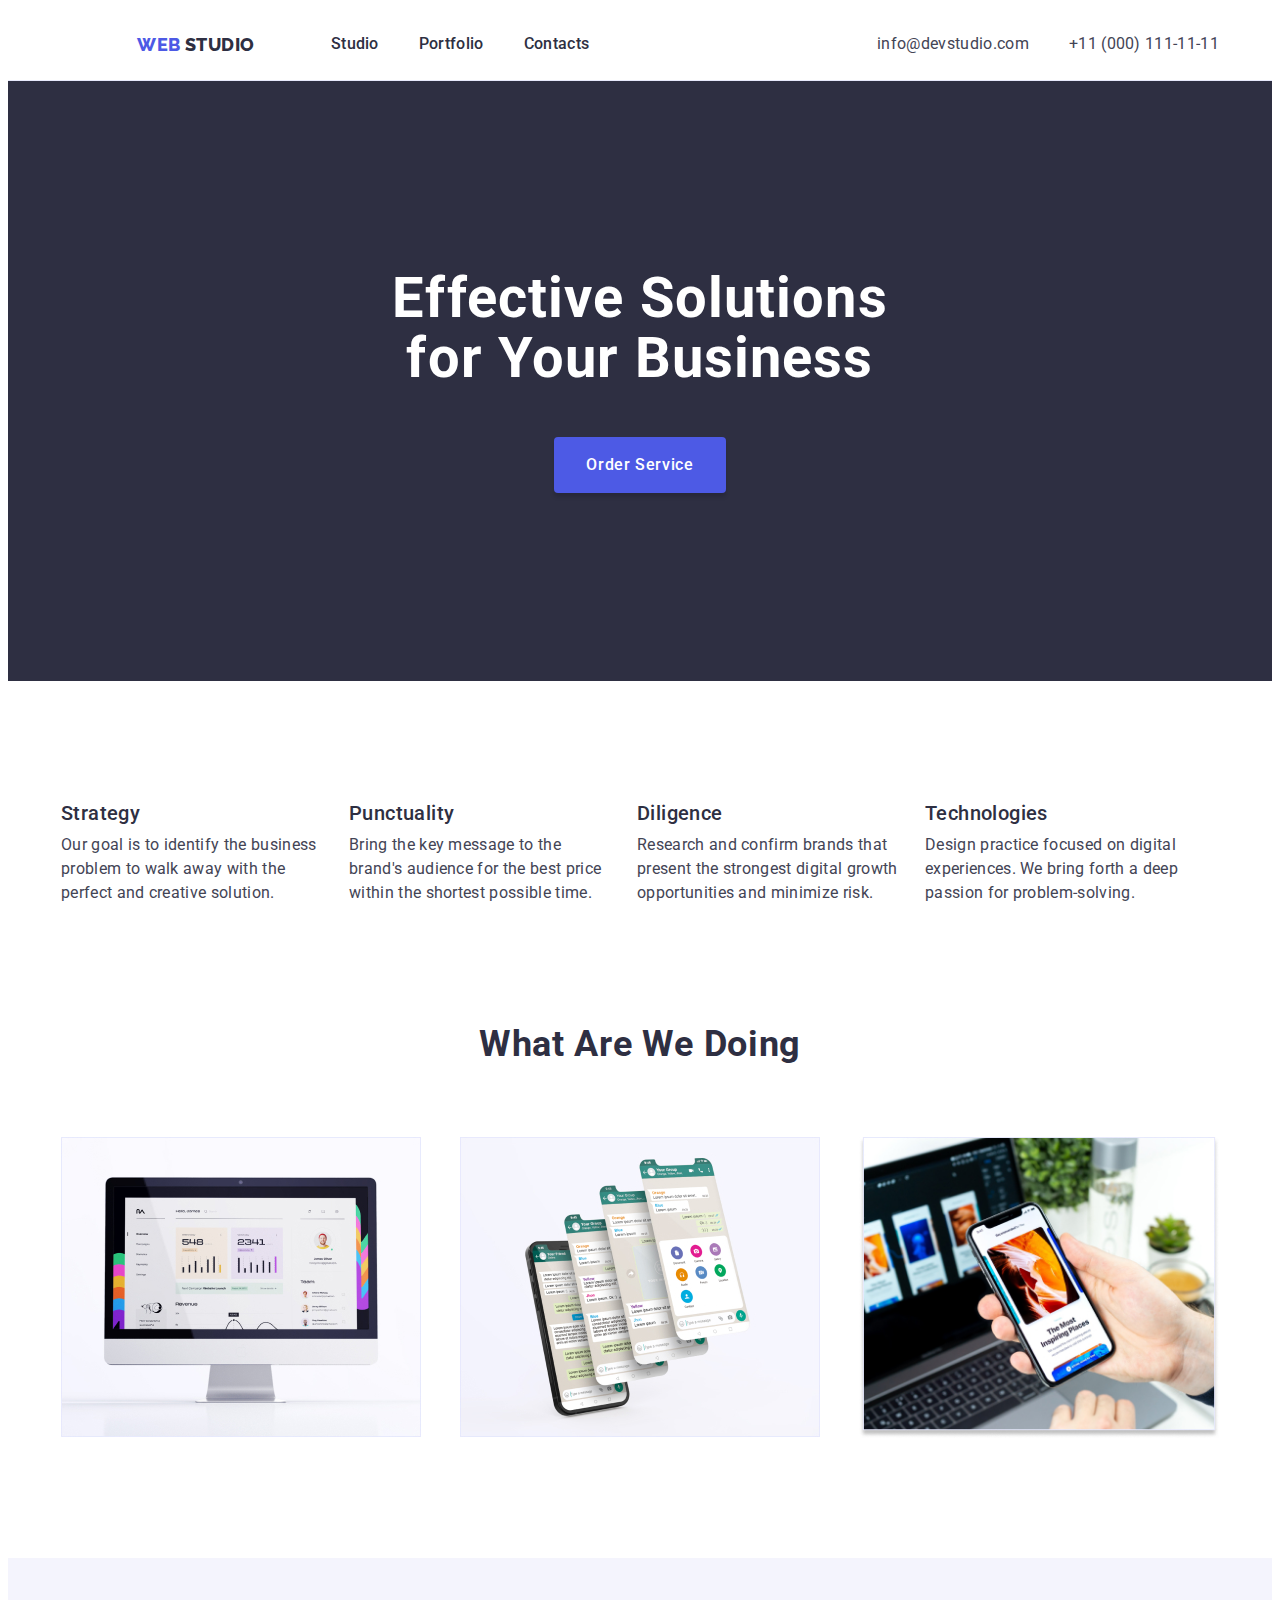
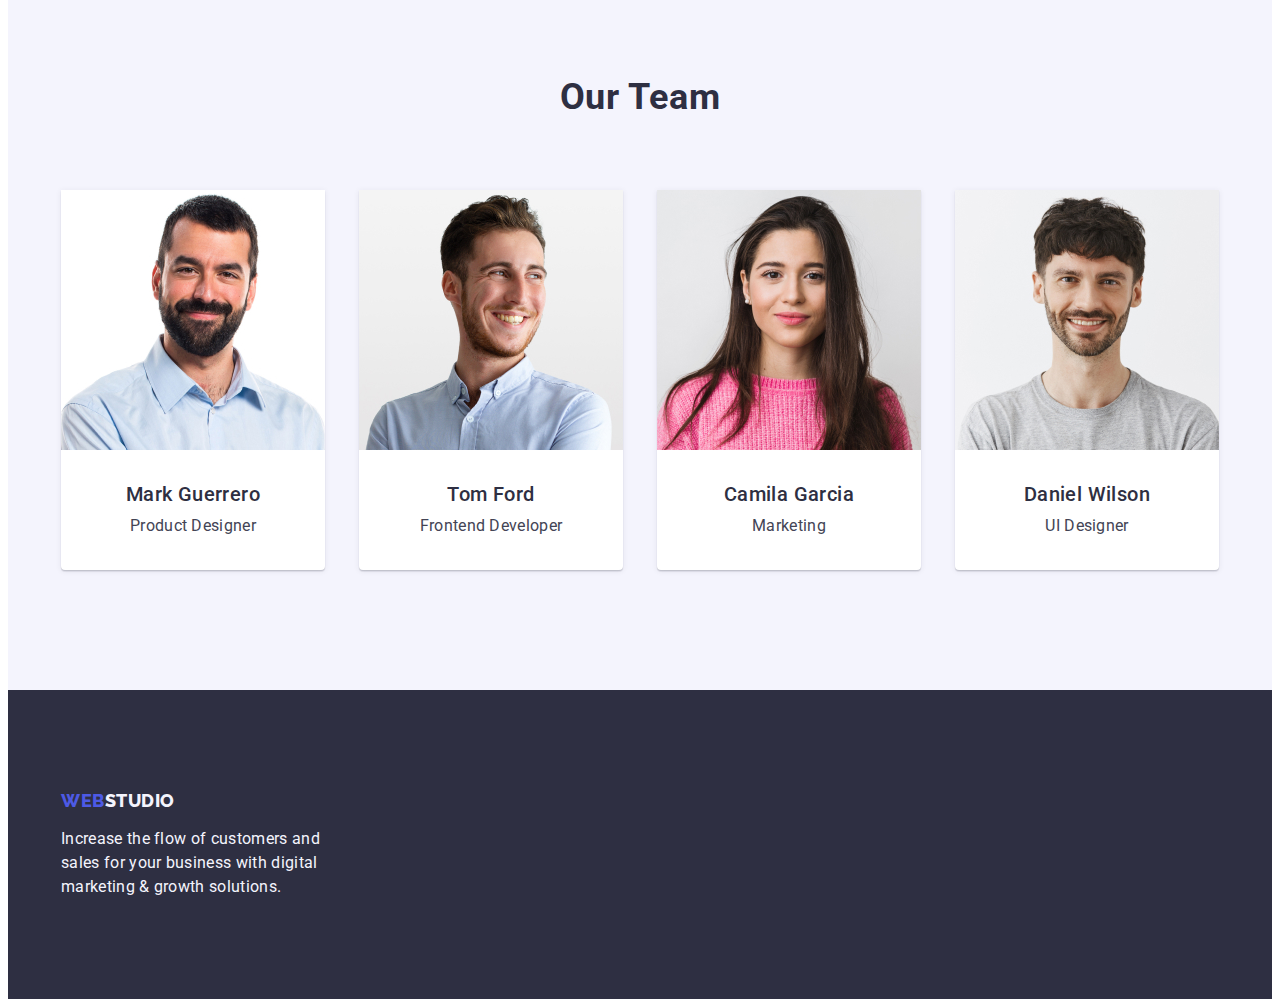
<file: index.html>
<!DOCTYPE html>
<html lang="en">
  <head>
    <meta charset="UTF-8" />
    <meta name="viewport" content="width=device-width, initial-scale=1.0" />
    <link rel="preconnect" href="https://fonts.googleapis.com" />
    <link rel="preconnect" href="https://fonts.gstatic.com" crossorigin />
    <link
      href="https://fonts.googleapis.com/css2?family=Pacifico&family=Raleway:wght@800&family=Roboto:wght@400;500;700;900&family=Tangerine:wght@700&display=swap"
      rel="stylesheet"
    />
    <link
      rel="stylesheet"
      href="https://cdnjs.cloudflare.com/ajax/libs/modern-normalize/2.0.0/modern-normalize.min.css"
      integrity="sha512-4xo8blKMVCiXpTaLzQSLSw3KFOVPWhm/TRtuPVc4WG6kUgjH6J03IBuG7JZPkcWMxJ5huwaBpOpnwYElP/m6wg=="
      crossorigin="anonymous"
      referrerpolicy="no-referrer"
    />
    <link rel="stylesheet" href="./css/styles.css" />
    <title>Effective Solutions WebStudio</title>
  </head>

  <body>
    <header class="header">
      <div class="header-container container">
        <nav class="main-menu">
          <a href="./index.html" class="header-logo logo link"
            >Web<span class="header-logo-accent">Studio</span></a
          >
          <ul class="main-menu-list list">
            <li class="menu-item">
              <a href="./index.html" class="menu-item-link link">Studio</a>
            </li>
            <li class="menu-item">
              <a href="./portfolio.html" class="menu-item-link link"
                >Portfolio</a
              >
            </li>
            <li class="menu-item">
              <a href="" class="menu-item-link link">Contacts</a>
            </li>
          </ul>
        </nav>

        <address class="contacts">
          <ul class="contacts-list list">
            <li class="contacts-item">
              <a
                href="mailto:info@devstudio.com"
                class="contacts-item-link link"
                >info@devstudio.com</a
              >
            </li>

            <li class="contacts-item">
              <a href="tel:+110001111111" class="contacts-item-link link"
                >+11 (000) 111-11-11</a
              >
            </li>
          </ul>
        </address>
      </div>
    </header>

    <main>
      <section class="hero section">
        <div class="container">
          <h1 class="hero-title">Effective Solutions for Your Business</h1>
          <button type="button" class="hero-btn">Order Service</button>
        </div>
      </section>

      <section class="features section">
        <div class="container">
          <h2 class="visually-hidden">Our Features</h2>
          <ul class="features-list list">
            <li class="feature-item">
              <h3 class="feature-item-title subtitle">Strategy</h3>
              <p class="text">
                Our goal is to identify the business problem to walk away with
                the perfect and creative solution.
              </p>
            </li>

            <li class="feature-item">
              <h3 class="feature-item-title subtitle">Punctuality</h3>
              <p class="feature-item-text">
                Bring the key message to the brand's audience for the best price
                within the shortest possible time.
              </p>
            </li>

            <li class="feature-item">
              <h3 class="feature-item-title subtitle">Diligence</h3>
              <p class="feature-item-text">
                Research and confirm brands that present the strongest digital
                growth opportunities and minimize risk.
              </p>
            </li>

            <li class="feature-item">
              <h3 class="feature-item-title subtitle">Technologies</h3>
              <p class="feature-item-text">
                Design practice focused on digital experiences. We bring forth a
                deep passion for problem-solving.
              </p>
            </li>
          </ul>
        </div>
      </section>

      <section class="work section">
        <div class="container">
          <h2 class="work-title section-title">What Are We Doing</h2>
          <ul class="work-list list">
            <li class="work-item">
              <img
                src="./images/main-page/img1-1.jpg"
                alt="CRM Software"
                width="360"
                height="300"
              />
            </li>

            <li class="work-item">
              <img
                src="./images/main-page/img1-2.jpg"
                alt="Mobile Applications"
                width="360"
                height="300"
              />
            </li>

            <li class="work-item">
              <img
                src="./images/main-page/img1-3.jpg"
                alt="Artificial Intelligence"
                width="360"
                height="300"
              />
            </li>
          </ul>
        </div>
      </section>

      <section class="team section">
        <div class="container">
          <h2 class="team-title section-title">Our Team</h2>
          <ul class="team-list list">
            <li class="team-item">
              <img
                src="./images/main-page/img2-1.jpg"
                alt="Product Designer"
                width="264"
                height="260"
              />
              <div class="team-wrap-container">
                <h3 class="team-item-title subtitle">Mark Guerrero</h3>
                <p class="team-item-text">Product Designer</p>
              </div>
            </li>

            <li class="team-item">
              <img
                src="./images/main-page/img2-2.jpg"
                alt="Frontend Developer"
                width="264"
                height="260"
              />
              <div class="team-wrap-container">
                <h3 class="team-item-title subtitle">Tom Ford</h3>
                <p class="team-item-text">Frontend Developer</p>
              </div>
            </li>

            <li class="team-item">
              <img
                src="./images/main-page/img2-3.jpg"
                alt="Marketing"
                width="264"
                height="260"
              />
              <div class="team-wrap-container">
                <h3 class="team-item-title subtitle">Camila Garcia</h3>
                <p class="team-item-text">Marketing</p>
              </div>
            </li>

            <li class="team-item">
              <img
                src="./images/main-page/img2-4.jpg"
                alt="UI Designer"
                width="264"
                height="260"
              />
              <div class="team-wrap-container">
                <h3 class="team-item-title subtitle">Daniel Wilson</h3>
                <p class="team-item-text">UI Designer</p>
              </div>
            </li>
          </ul>
        </div>
      </section>
    </main>

    <footer class="footer">
      <div class="container">
        <a href="./index.html" class="ftr logo link"
          >Web<span class="ftr-logo-accent">Studio</span></a
        >
        <p class="ftr-text">
          Increase the flow of customers and sales for your business with
          digital marketing & growth solutions.
        </p>
      </div>
    </footer>
  </body>
</html>
</file>
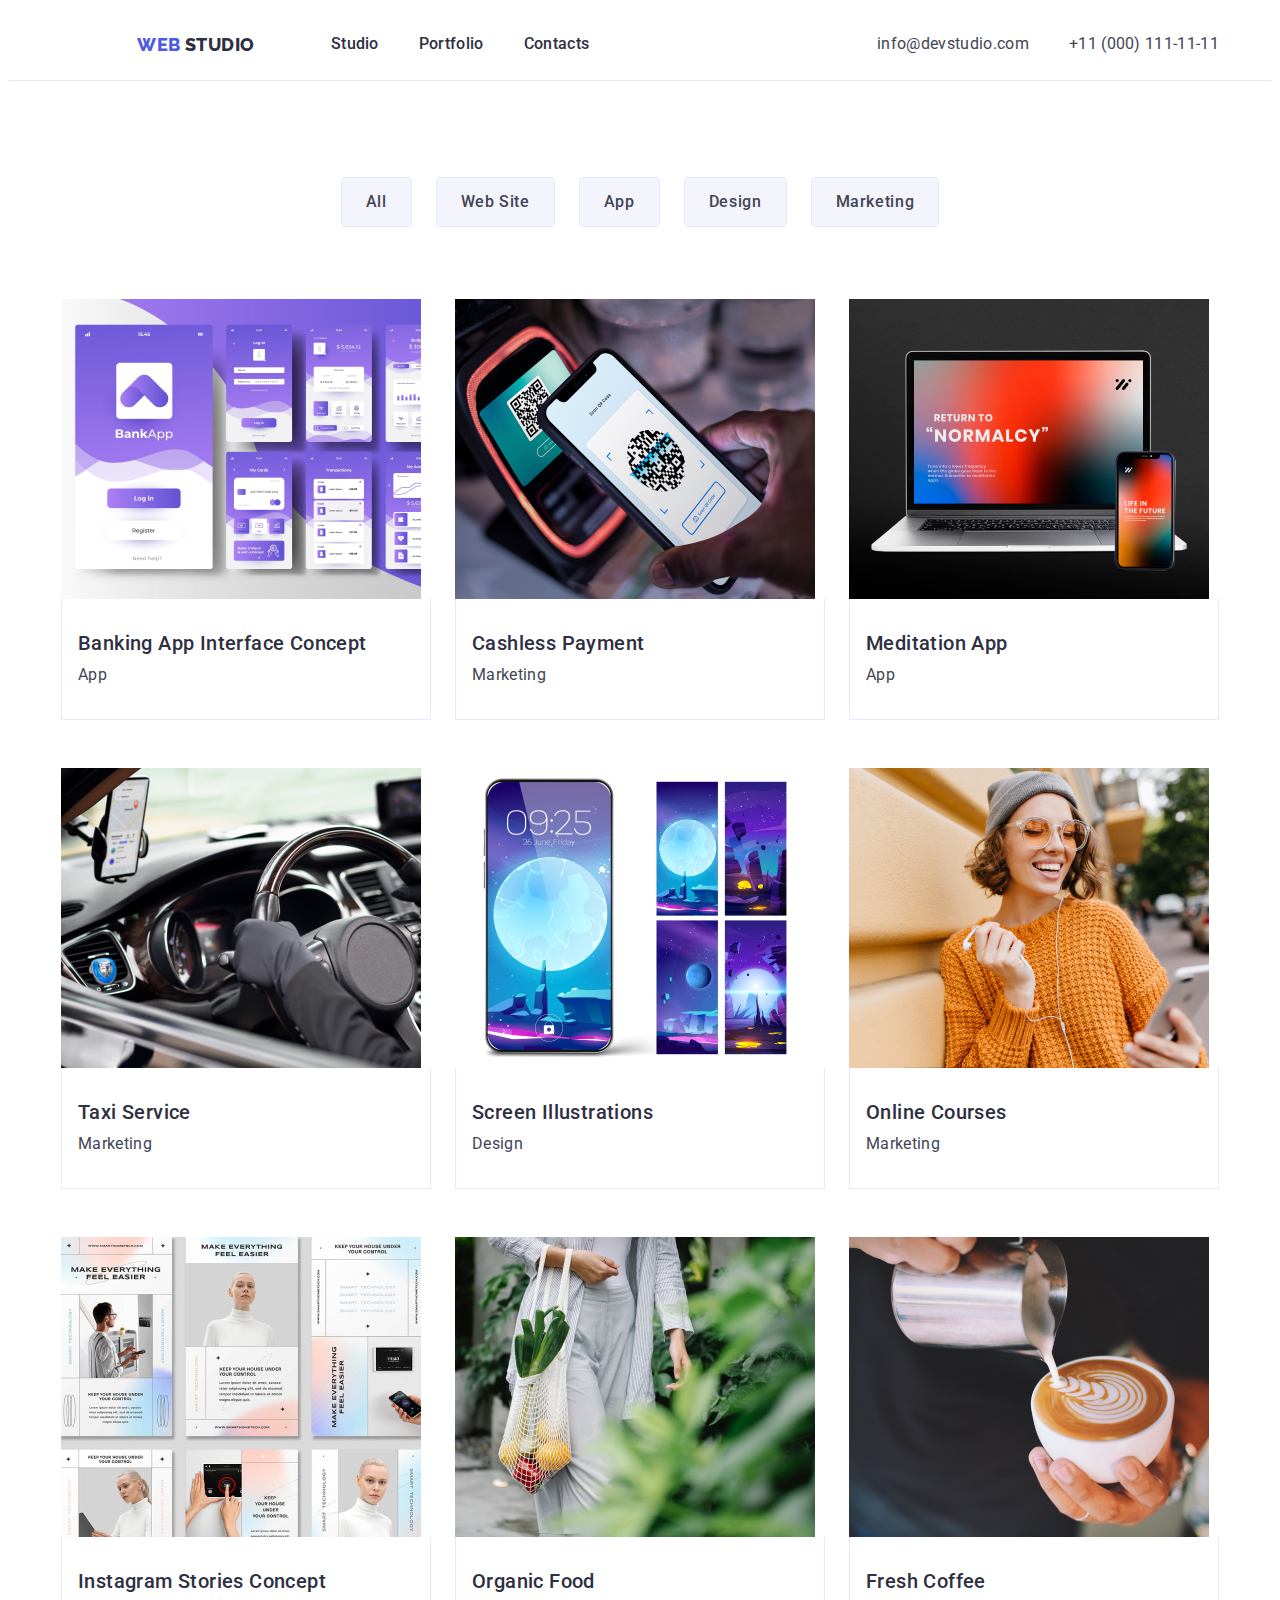
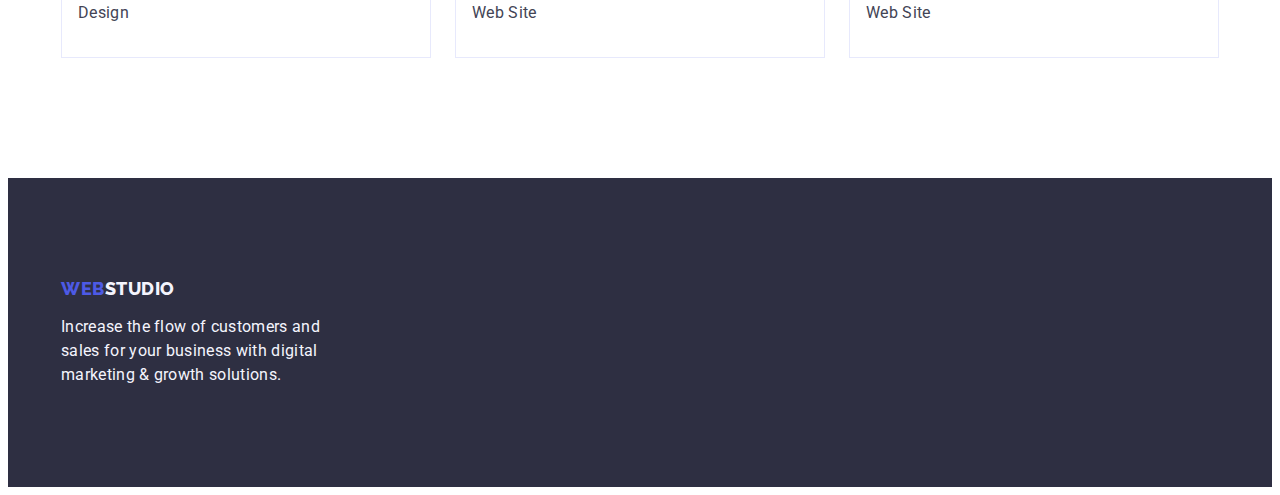
<file: portfolio.html>
<!DOCTYPE html>
<html lang="en">
  <head>
    <meta charset="UTF-8" />
    <meta name="viewport" content="width=device-width, initial-scale=1.0" />
    <link rel="preconnect" href="https://fonts.googleapis.com" />
    <link rel="preconnect" href="https://fonts.gstatic.com" crossorigin />
    <link
      href="https://fonts.googleapis.com/css2?family=Pacifico&family=Raleway:wght@800&family=Roboto:wght@400;500;700;900&family=Tangerine:wght@700&display=swap"
      rel="stylesheet"
    />
    <link
      rel="stylesheet"
      href="https://cdnjs.cloudflare.com/ajax/libs/modern-normalize/2.0.0/modern-normalize.min.css"
      integrity="sha512-4xo8blKMVCiXpTaLzQSLSw3KFOVPWhm/TRtuPVc4WG6kUgjH6J03IBuG7JZPkcWMxJ5huwaBpOpnwYElP/m6wg=="
      crossorigin="anonymous"
      referrerpolicy="no-referrer"
    />
    <link rel="stylesheet" href="./css/styles.css" />
    <title>Portfolio</title>
  </head>

  <body>
    <header class="header">
      <div class="header-container container">
        <nav class="main-menu">
          <a href="./index.html" class="header-logo logo link"
            >Web<span class="header-logo-accent">Studio</span></a
          >
          <ul class="main-menu-list list">
            <li class="menu-item">
              <a href="./index.html" class="menu-item-link link">Studio</a>
            </li>
            <li class="menu-item">
              <a href="./portfolio.html" class="menu-item-link link"
                >Portfolio</a
              >
            </li>
            <li class="menu-item">
              <a href="" class="menu-item-link link">Contacts</a>
            </li>
          </ul>
        </nav>

        <address class="contacts">
          <ul class="contacts-list list">
            <li>
              <a
                href="mailto:info@devstudio.com"
                class="contacts-item-link link"
                >info@devstudio.com</a
              >
            </li>
            <li>
              <a href="tel:+110001111111" class="contacts-item-link link"
                >+11 (000) 111-11-11</a
              >
            </li>
          </ul>
        </address>
      </div>
    </header>

    <main>
      <section class="portfolio section">
        <div class="container">
          <h1 class="visually-hidden">Portfolio Menu</h1>
          <ul class="portfolio-btn-list list">
            <li class="portfolio-btn-item">
              <button type="button" class="portfolio-btn">All</button>
            </li>
            <li class="portfolio-btn-item">
              <button type="button" class="portfolio-btn">Web Site</button>
            </li>
            <li class="portfolio-btn-item">
              <button type="button" class="portfolio-btn">App</button>
            </li>
            <li class="portfolio-btn-item">
              <button type="button" class="portfolio-btn">Design</button>
            </li>
            <li class="portfolio-btn-item">
              <button type="button" class="portfolio-btn">Marketing</button>
            </li>
          </ul>

          <ul class="projects-list list">
            <li class="project-item">
              <a href="" class="project-item-link link">
                <img
                  src="./images/portfolio/img1.jpg"
                  alt="Banking App Interface"
                  width="360"
                  height="300"
                />
                <div class="project-wrap-container">
                  <h2 class="project-item-title">
                    Banking App Interface Concept
                  </h2>
                  <p class="project-item-text">App</p>
                </div>
              </a>
            </li>

            <li class="project-item">
              <a href="" class="project-item-link link">
                <img
                  src="./images/portfolio/img2.jpg"
                  alt="Cashless Payment Technologies"
                  width="360"
                  height="300"
                />
                <div class="project-wrap-container">
                  <h2 class="project-item-title">Cashless Payment</h2>
                  <p class="project-item-text">Marketing</p>
                </div>
              </a>
            </li>

            <li class="project-item">
              <a href="" class="project-item-link link">
                <img
                  src="./images/portfolio/img3.jpg"
                  alt="Meditation App"
                  width="360"
                  height="300"
                />
                <div class="project-wrap-container">
                  <h2 class="project-item-title">Meditation App</h2>
                  <p class="project-item-text">App</p>
                </div>
              </a>
            </li>

            <li class="project-item">
              <a href="" class="project-item-link link">
                <img
                  src="./images/portfolio/img4.jpg"
                  alt="Taxi Service"
                  width="360"
                  height="300"
                />
                <div class="project-wrap-container">
                  <h2 class="project-item-title">Taxi Service</h2>
                  <p class="project-item-text">Marketing</p>
                </div>
              </a>
            </li>

            <li class="project-item">
              <a href="" class="project-item-link link">
                <img
                  src="./images/portfolio/img5.jpg"
                  alt=" Mobile Screen Illustrations"
                  width="360"
                  height="300"
                />
                <div class="project-wrap-container">
                  <h2 class="project-item-title"> Screen Illustrations </h2>
                  <p class="project-item-text">Design</p>
                </div>
              </a>
            </li>

            <li class="project-item">
              <a href="" class="project-item-link link">
                <img
                  src="./images/portfolio/img6.jpg"
                  alt="Woman Listening Online Courses"
                  width="360"
                  height="300"
                />
                <div class="project-wrap-container">
                  <h2 class="project-item-title">Online Courses</h2>
                  <p class="project-item-text">Marketing</p>
                </div>
              </a>
            </li>

            <li class="project-item">
              <a href="" class="project-item-link link">
                <img
                  src="./images/portfolio/img7.jpg"
                  alt="Insragram Stories"
                  width="360"
                  height="300"
                />
                <div class="project-wrap-container">
                  <h2 class="project-item-title">
                    Instagram Stories Concept
                  </h2>
                  <p class="project-item-text">Design</p>
                </div>
              </a>
            </li>

            <li class="project-item">
              <a href="" class="project-item-link link">
                <img
                  src="./images/portfolio/img8.jpg"
                  alt="Carrying Organic Food"
                  width="360"
                  height="300"
                />
                <div class="project-wrap-container">
                  <h2 class="project-item-title">Organic Food</h2>
                  <p class="project-item-text">Web Site</p>
                </div>
              </a>
            </li>

            <li class="project-item">
              <a href="" class="project-item-link link">
                <img
                  src="./images/portfolio/img9.jpg"
                  alt="Cup of Coffee"
                  width="360"
                  height="300"
                />
                <div class="project-wrap-container">
                  <h2 class="project-item-title">Fresh Coffee</h2>
                  <p class="project-item-text">Web Site</p>
                </div>
              </a>
            </li>
          </ul>
        </div>
      </section>
    </main>

    <footer class="footer">
      <div class="container">
        <a href="./index.html" class="ftr logo link"
          >Web<span class="ftr-logo-accent">Studio</span></a
        >
        <p class="ftr-text">
          Increase the flow of customers and sales for your business with
          digital marketing & growth solutions.
        </p>
      </div>
    </footer>
  </body>
</html>
</file>
<file: css/styles.css>
:root {
  --white-background-color: #ffffff;
  --slate-text-color: #434455;
  --navy-blue-dark-color: #2e2f42;
  --iris-primary-brand-color: #4d5ae5;
  --cloud-light-color: #f4f4fd;
  --cornflower-accent-color: #e7e9fc;
  --ocean-pressed-state-color: #404bbf;

  --indent-col: 24px;
  --indent-row: 48px;
  --items: 3;
}

body {
  font-family: 'Roboto', sans-serif;
  color: var(--slate-text-color);
  background-color: var(--white-background-color);
  font-size: 16px;
  line-height: 1.5;
  letter-spacing: 0.02em;
  font-weight: 400;
}

.visually-hidden {
  position: absolute;
  width: 1px;
  height: 1px;
  margin: -1px;
  border: 0;
  padding: 0;
  white-space: nowrap;
  clip-path: inset(100%);
  clip: rect(0 0 0 0);
  overflow: hidden;
}

h1,
h2,
h3,
h4,
h5,
h6,
p {
  margin: 0;
}

ul,
ol {
  margin: 0;
  padding: 0;
}

button {
  cursor: pointer;
}

.list {
  list-style-type: none;
}

.link {
  text-decoration: none;
}

img {
  display: block;
  max-width: 100%;
  height: auto;
}

.section {
  padding: 120px 0;
}
.container {
  width: 1158px;
  margin: 0 auto;
  padding: 0 15px;
}

.section-title {
  font-size: 36px;
  font-weight: 700;
  line-height: 1.11;
  text-align: center;
  letter-spacing: 0.02em;
  text-transform: capitalize;
  color: var(--navy-blue-dark-color);
  margin: 0 auto 72px;
}

.subtitle {
  font-size: 20px;
  font-weight: 500;
  line-height: 1.2;
  letter-spacing: 0.02em;
  color: var(--navy-blue-dark-color);
}

.logo {
  display: flex;
  gap: 4px;
  margin-right: 76px;
  align-items: center;
  font-family: 'Raleway', sans-serif;
  font-size: 18px;
  font-weight: 800;
  letter-spacing: 0.03em;
  text-transform: uppercase;
  line-height: 1.17;
  color: var(--iris-primary-brand-color);
}

.header {
  border-bottom: 1px solid var(--cornflower-accent-color);
  display: flex;
}

.header-container {
  display: flex;
  align-items: center;
}

.header-logo {
  padding-top: 25.5px;
  padding-bottom: 25.5px;
  margin-left: 76px;
}

.header-logo-accent {
  color: var(--navy-blue-dark-color);
}

.main-menu {
  display: flex;
  align-items: center;
}

.main-menu-list {
  display: flex;
  align-items: center;
  gap: 40px;
}

.menu-item-link {
  padding: 24px 0;
  text-decoration: none;
  font-weight: 500;
  font-size: 16px;
  line-height: 1.5;
  letter-spacing: 0.02em;
  color: var(--navy-blue-dark-color);
}

.menu-item-link:hover,
.menu-item-link:focus {
  color: var(--ocean-pressed-state-color);
}

.contacts {
  font-style: normal;
  margin-left: auto;
}

.contacts-list {
  display: flex;
  gap: 40px;
}

.contacts-item-link {
  font-size: 16px;
  line-height: 1.5;
  letter-spacing: 0.02em;
  color: var(--slate-text-color);
  padding: 24px 0;
  display: inline-block;
  text-align: center;
}

.contacts-item-link:hover,
.contacts-item-link:focus {
  color: var(--ocean-pressed-state-color);
}

.hero {
  background-color: var(--navy-blue-dark-color);
  padding: 188px 0;
}

.hero-title {
  max-width: 496px;
  margin: 0 auto 48px;
  font-size: 56px;
  font-weight: 700;
  line-height: 1.07;
  color: var(--white-background-color);
  text-align: center;
  letter-spacing: 0.02em;
}

.hero-btn {
  display: block;
  padding: 16px 32px;
  margin: 0 auto;
  border-radius: 4px;
  min-width: 169px;
  font-family: 'Roboto', sans-serif;
  font-size: 16px;
  font-weight: 500;
  line-height: 1.5;
  letter-spacing: 0.04em;
  background-color: var(--iris-primary-brand-color);
  box-shadow: 0px 4px 4px 0px rgba(0, 0, 0, 0.15);
  color: var(--white-background-color);
  border: none;
}

.hero-btn:hover,
.hero-btn:focus {
  background-color: var(--ocean-pressed-state-color);
}

.features {
  padding: 120px 0;
}

.features-list {
  display: flex;
  gap: 24px;
}
.feature-item {
  width: 264px;
}

.feature-item-title {
  margin-bottom: 8px;
}

.work {
  padding-top: 0;
}

.work-list {
  display: flex;
  gap: 24px;
  justify-content: space-between;
}

.work-item {
  width: 360px;
}

.team {
  padding: 120px 0;
  background-color: var(--cloud-light-color);
}

.team-list {
  display: flex;
  gap: 24px;
  justify-content: space-between;
}

.team-item {
  width: 264px;
  background-color: var(--white-background-color);
  border-radius: 0px 0px 4px 4px;
  box-shadow: 0px 2px 1px 0px rgba(46, 47, 66, 0.08),
    0px 1px 1px 0px rgba(46, 47, 66, 0.16),
    0px 1px 6px 0px rgba(46, 47, 66, 0.08);
}

.team-wrap-container {
  padding: 32px 0;
}

.team-item-title {
  text-align: center;
  margin-bottom: 8px;
}

.team-item-text {
  text-align: center;
}

.footer {
  background-color: var(--navy-blue-dark-color);
  padding: 100px 0;
}

.ftr.logo {
  margin-bottom: 16px;
  display: inline-block;
}

.ftr-logo-accent {
  color: var(--cloud-light-color);
}
.ftr-text {
  width: 264px;
  color: var(--cloud-light-color);
  letter-spacing: 0.02em;
}

.portfolio {
  padding-top: 96px;
}
.portfolio-btn-list {
  display: flex;
  gap: 24px;
  margin-bottom: 72px;
  align-items: center;
  justify-content: center;
}

.portfolio-btn {
  font-weight: 500;
  letter-spacing: 0.04em;
  font-family: 'Roboto', sans-serif;
  font-size: 16px;
  line-height: 1.5;
  letter-spacing: 0.04em;
  background-color: var(--cloud-light-color);
  color: var(--accent-color);
  padding: 12px 24px;
  border-radius: 4px;
  border: 1px solid var(--cornflower-accent-color);
  background: var(--cloud-light-color);
}

.portfolio-btn:hover,
.portfolio-btn:focus {
  color: var(--white-background-color);
  background-color: var(--ocean-pressed-state-color);
  border: 1px solid transparent;
}

.projects-list {
  display: flex;
  flex-wrap: wrap;
  column-gap: var(--indent-col);
  row-gap: var(--indent-row);
}

.project-wrap-container {
  padding: 32px 16px;
  border: 1px solid var(--cornflower-accent-color);
  border-top: none;
}

.project-item {
  width: calc((100% - 48px) / 3);
}

.project-item-title {
  margin-bottom: 8px;
  font-size: 20px;
  font-weight: 500;
  line-height: 1.2;
  letter-spacing: 0.02em;
  color: var(--navy-blue-dark-color);
}

.project-item-text {
  font-size: 16px;
  line-height: 1.5;
  letter-spacing: 0.02em;
  color: var(--slate-text-color);
}
</file>
